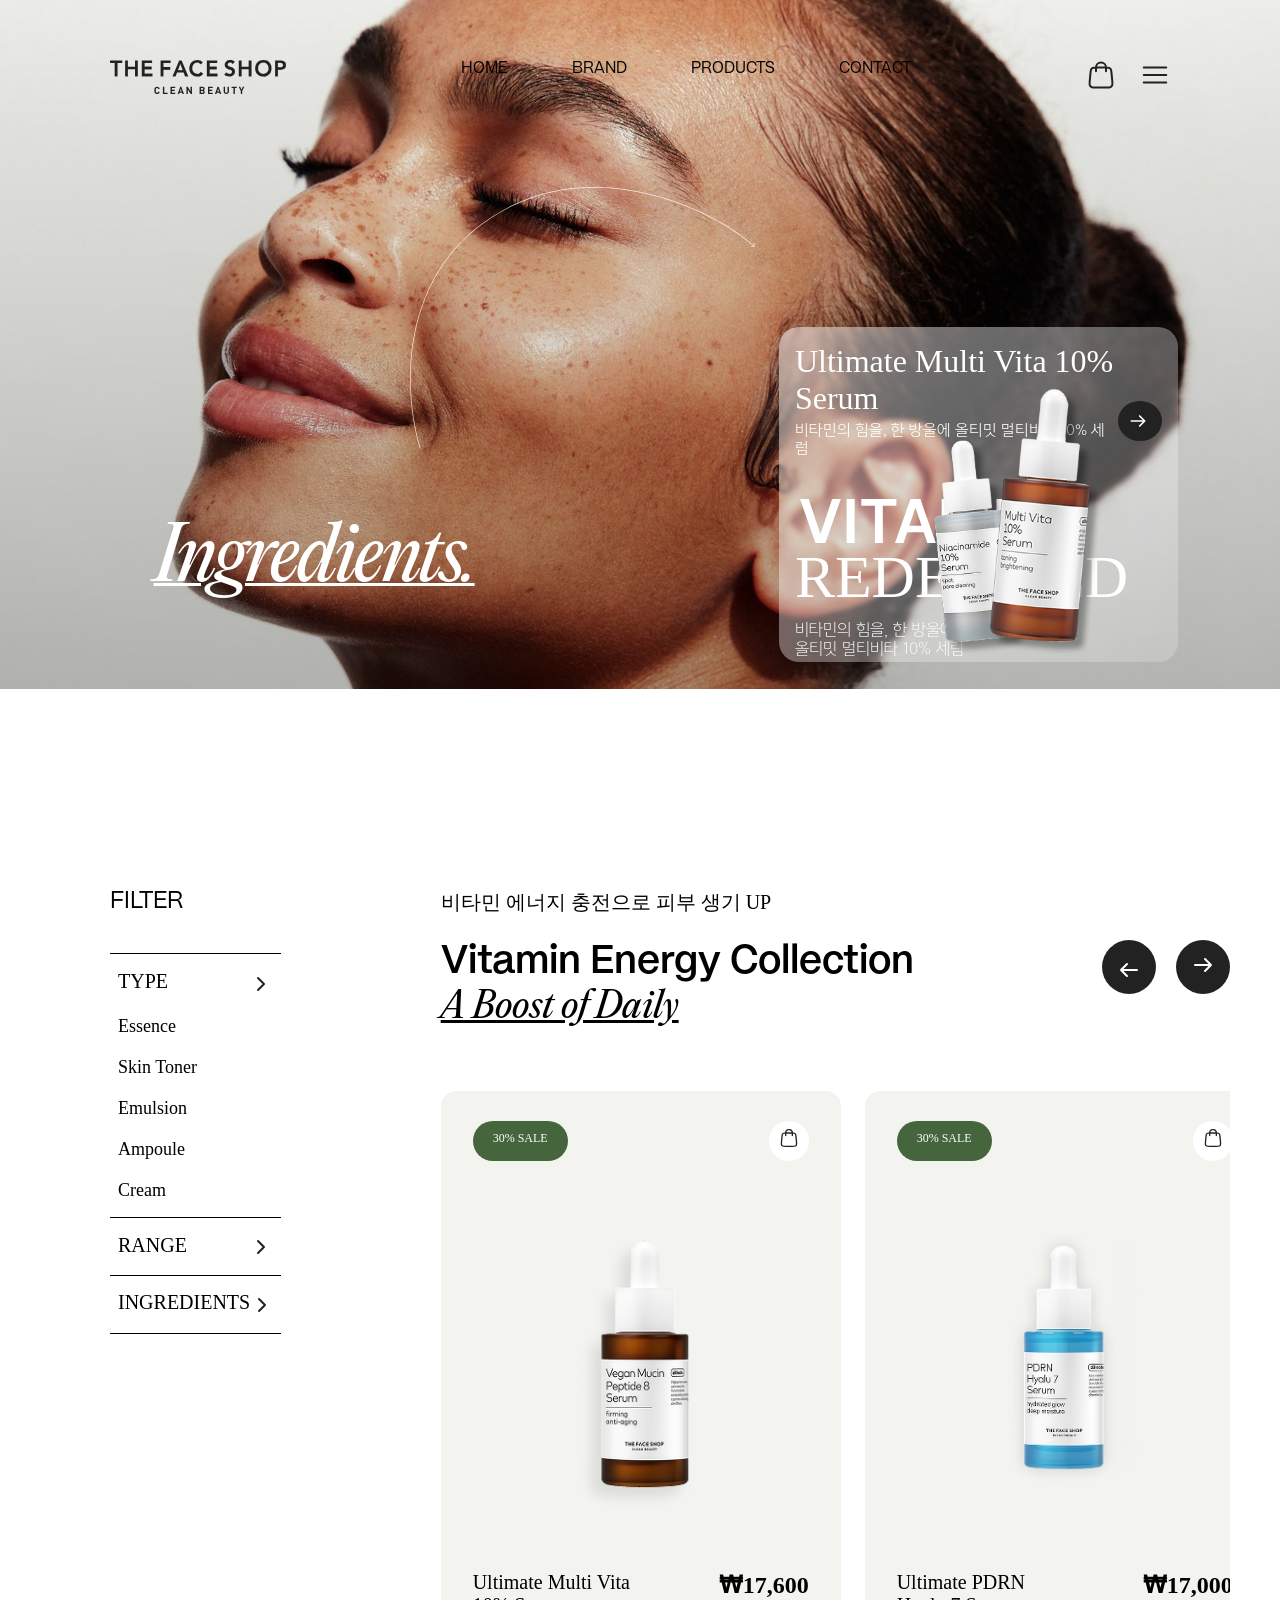
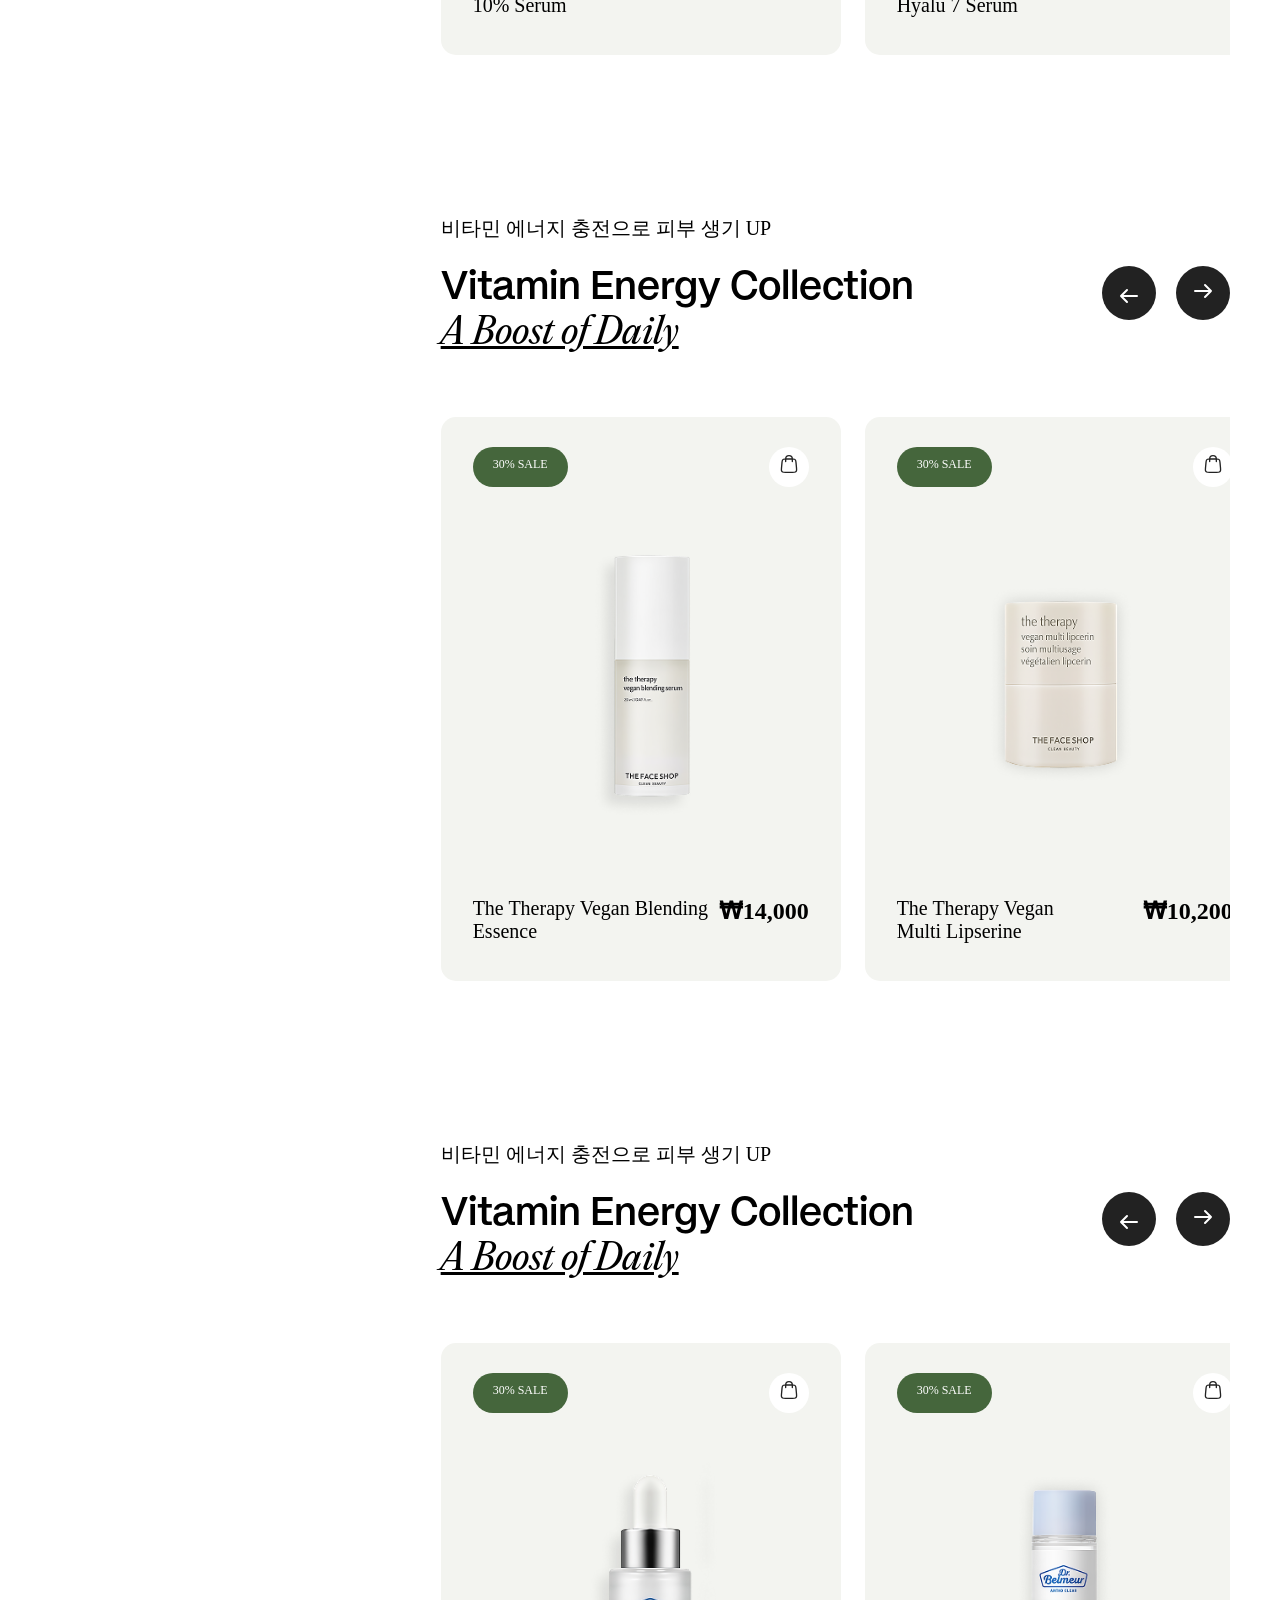
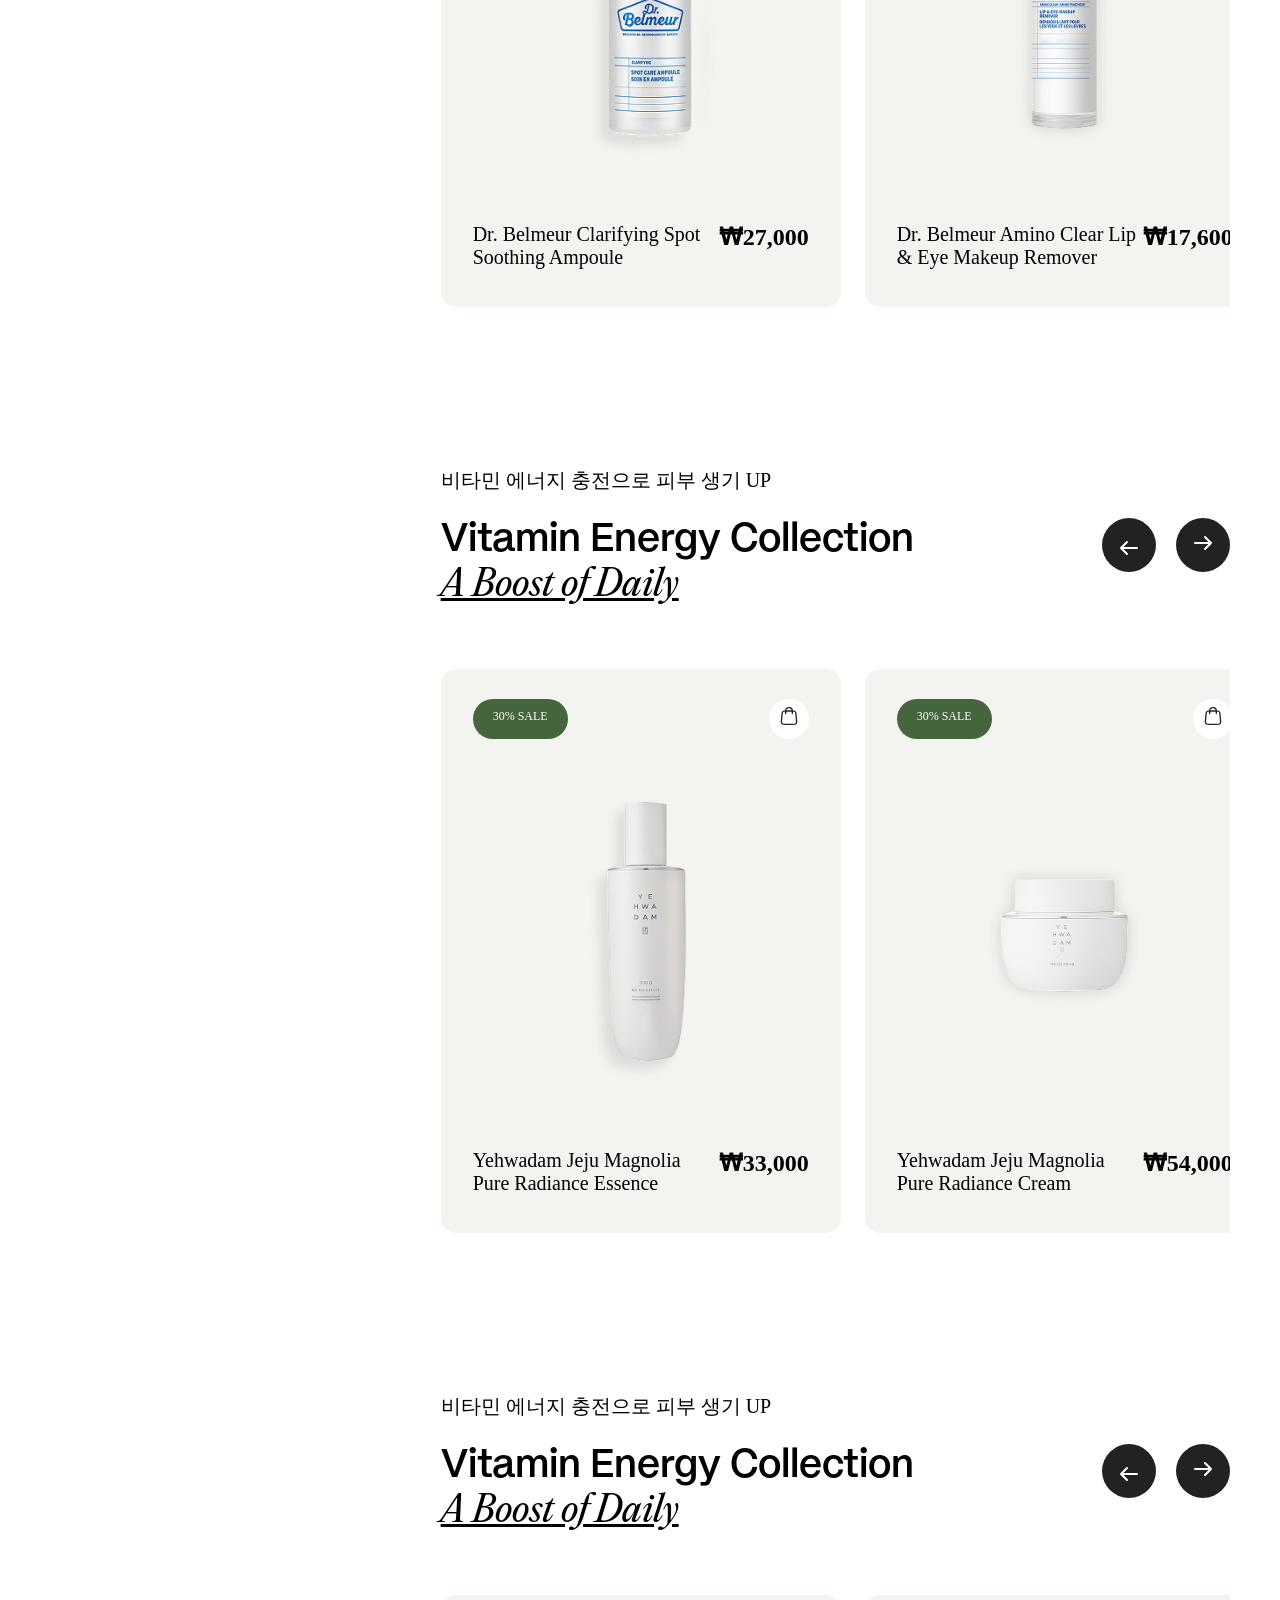
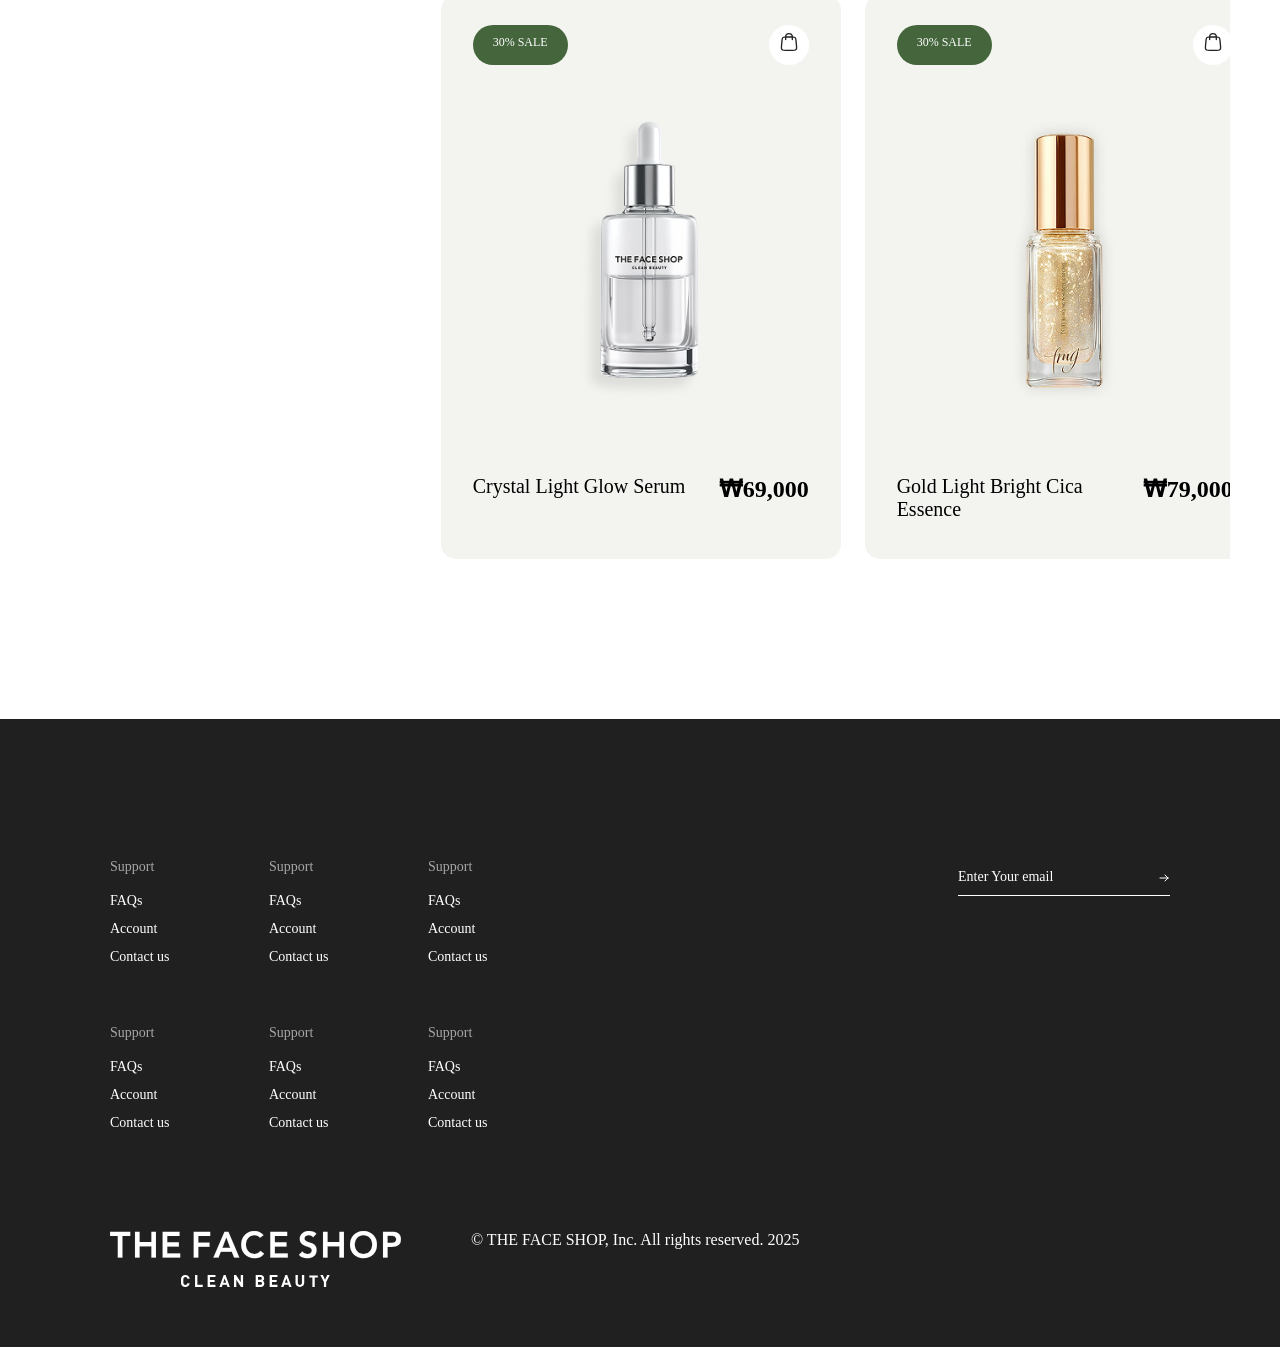
<file: Desktop/git_test_01/Productlist/sub_2.html>
<!DOCTYPE html>
<html lang="en">
<head>
    <meta charset="UTF-8">
    <meta name="viewport" content="width=device-width, initial-scale=1.0">
    <title>Document</title>
    <link rel="stylesheet" href="css/sub_2.css">
    <link rel="stylesheet" href="font/font.css">
    <script src="js/jquery-3.3.1.min.js"></script>
    <link rel="stylesheet" href="https://cdn.jsdelivr.net/npm/swiper@11/swiper-bundle.min.css" />
    
</head>
<body>
    <div class="wrap">
        <header>
            <a href="#" class="logo"><img src="img/logo.svg" alt=""></a>
            <ul class="nav en">
                <li><a href="#">HOME</a></li>
                <li><a href="#">BRAND</a></li>
                <li><a href="#">PRODUCTS</a></li>
                <li><a href="#">CONTACT</a></li>
            </ul>
            <ul class="menu-icon">
                <li><a href="#"><p class="img"><img src="img/shopping-bag-01.svg" alt=""></p></a></li>
                <li><a href="#"><p class="img"><img src="img/menu-01.svg" alt=""></p></a></li>
            </ul>
        </header>


        <!-- hero -->
        <section class="hero">
            <div class="inner">
        <div class="visual">
                <p class="visual-img"><img src="img/sub_img01.png" alt=""></p>
                <p class="en_s">Ingredients.</p>
                <p class="line-img"><img src="img/hero-line.svg" alt=""></p>
                <div class="card">
                    <div class="title">
                        <h3 class="name">Ultimate Multi Vita 10% Serum <span class="txt">비타민의 힘을, 한 방울에 올티밋 멀티비타 10% 세럼</span></h3>
                        <a href="#" class="btn"><img src="img/arrow.svg" alt=""></a>
                    </div>
                    <div class="text-box">
                        <p class="text-img"><img src="img/hero-card.svg" alt=""></p>
                        <p class="text">redefined</p>
                    </div>
                    <p class="txt">비타민의 힘을, 한 방울에 <br>올티밋 멀티비타 10% 세럼</p>
                    <p class="img"><img src="img/hero-card-img.png" alt=""></p>
                </div>
            </div>
            </div>
        </section>




        <!-- 모바일 390 hero -->
        <section class="mobile">
            <div class="inner">
        <div class="visual">
                <p class="visual-img"><img src="img/sub_img01.png" alt=""></p>
                <p class="en_s">Ingredients.</p>
                <p class="line-img"><img src="img/hero-line.svg" alt=""></p>
                <div class="card">
                    <div class="title">
                        <h3 class="name">Ultimate Multi Vita <br> 10% Serum <span class="txt">비타민의 힘을, 한 방울에<br> 올티밋 멀티비타 10% 세럼</span></h3>
                        <a href="#" class="btn"><img src="img/arrow.svg" alt=""></a>
                    </div>
                    <div class="text-box">
                        <p class="text-img"><img src="img/hero-card.svg" alt=""></p>
                        <p class="text">redefined</p>
                    </div>
                    <p class="txt">비타민의 힘을, 한 방울에 <br>올티밋 멀티비타 10% 세럼</p>
                    <p class="img"><img src="img/hero-card-img.png" alt=""></p>
                </div>
            </div>
            </div>
        </section>




        <!-- 모바일 768 Type -->
        <section class="type">
            <div class="inner">
                <div class="top">
                    <h2>TYPE</h2>
                </div>
                <div class="dottom">
                    <ul class="type-list">
                        <li>All</li>
                        <li>Essence</li>
                        <li>Skin Toner</li>
                        <li>Emulsion</li>
                        <li>Ampoule</li>
                        <li>Cream</li>
                    </ul>
                    <div class="filter-list">
                        <a href="">
                            <p class="en">filter</p>
                            <p class="img"><img src="img/arrow_2.svg" alt=""></p>
                        </a>
                    <ul class="list">
                    <li>
                        <a href="#">
                            <p class="txt">RANGE</p>
                        </a>
                    </li>
                    <li>
                        <a href="#">
                            <p class="txt">INGRDIENTS</p>
                        </a>
                    </li>
                    </div>
                </div>
        </section>


        <!-- filer -->
        <section class="itam">
            <div class="inner">
            <div class="filter">
                <div class="title">
                    <a href="#">
                    <p class="en">filter</p>
                    </a>
                </div>
                <div class="filter-group">
                    <div class="name-box">
                        <a href="#">
                            <p class="name">TYPE</p>
                            <p class="img"><img src="img/arrow_2.svg" alt=""></p>
                        </a>
                    </div>
                <ul class="list">
                    <li>
                        <a href="#">
                            <p class="txt">Essence</p>
                        </a>
                    </li>
                    <li>
                        <a href="#">
                            <p class="txt">Skin Toner</p>
                        </a>
                    </li>
                    <li>
                        <a href="#">
                            <p class="txt">Emulsion</p>
                        </a>
                    </li>
                    <li>
                        <a href="#">
                            <p class="txt">Ampoule</p>
                        </a>
                    </li>
                    <li>
                        <a href="#">
                            <p class="txt">Cream</p>
                        </a>
                    </li>
                </ul>
                </div>
                <ul class="Category">
                    <li>
                        <a href="#">
                            <p class="name">RANGE</p>
                            <p class="img"><img src="img/arrow_2.svg" alt=""></p>
                        </a>
                    </li>
                    <li>
                        <a href="#">
                            <p class="name">INGREDIENTS</p>
                            <p class="img"><img src="img/arrow_2.svg" alt=""></p>
                        </a>
                    </li>
                </ul>
            </div>

            <div class="products">
                <div class="product-list">
                    <div class="top-box">
                        <p class="text">비타민 에너지 충전으로 피부 생기 UP</p>
                        <div class="title-box">
                            <div class="left">
                                <p class="title en">Vitamin Energy Collection</p>
                                <p class="sub en_s">A Boost of Daily</p>
                            </div>
                            <div class="right">
                                <p class="img"><img src="img/arrow.svg" alt=""></p>
                                <p class="img"><img src="img/arrow.svg" alt=""></p>
                            </div>
                        </div>
                    </div>
                    <!-- swiper -->
                    <div class="swiper shop-swiper">
                        <div class="swiper-wrapper">
                            <!-- slide 1 -->
                            <div class="swiper-slide">
                                <a href="../produtpage/sub-3/sub_3.html">
                                    <div class="top">
                                        <p class="badge">30% SALE</p>
                                        <p class="icon">
                                            <img src="img/shopping-bag-01.svg" alt="">
                                        </p>
                                    </div>
                                    <p class="img"><img src="img/product_01.png" alt=""></p>
                                    <div class="bottom">
                                        <h4 class="name">Ultimate Multi Vita <br>10% Serum</h4>
                                        <p class="price">₩17,600</p>
                                    </div>
                                </a>
                            </div>

                            <!-- slide 2 -->
                            <div class="swiper-slide">
                                <a href="#">
                                    <div class="top">
                                        <p class="badge">30% SALE</p>
                                        <p class="icon">
                                            <img src="img/shopping-bag-01.svg" alt="">
                                        </p>
                                    </div>
                                    <p class="img"><img src="img/product_02.png" alt=""></p>
                                    <div class="bottom">
                                        <h4 class="name">Ultimate PDRN <br>Hyalu 7 Serum</h4>
                                        <p class="price">₩17,000</p>
                                    </div>
                                </a>
                            </div>

                            <!-- slide 3 -->
                            <div class="swiper-slide">
                                <a href="#">
                                    <div class="top">
                                        <p class="badge">30% SALE</p>
                                        <p class="icon">
                                            <img src="img/shopping-bag-01.svg" alt="">
                                        </p>
                                    </div>
                                    <p class="img"><img src="img/product_03.png" alt=""></p>
                                    <div class="bottom">
                                        <h4 class="name">Ultimate Panthenol <br> 1% Serum</h4>
                                        <p class="price">₩15,000</p>
                                    </div>
                                </a>
                            </div>

                            <!-- slide 4 -->
                            <div class="swiper-slide">
                                <a href="#">
                                    <div class="top">
                                        <p class="badge">30% SALE</p>
                                        <p class="icon">
                                            <img src="img/shopping-bag-01.svg" alt="">
                                        </p>
                                    </div>
                                    <p class="img"><img src="img/product_04.png" alt=""></p>
                                    <div class="bottom">
                                        <h4 class="name">Ultimate Panthenol 2.5% Cream</h4>
                                        <p class="price">₩18,000</p>
                                    </div>
                                </a>
                            </div>
                        </div>
                    </div>
                </div>
                
                <div class="product-list">
                    <div class="top-box">
                        <p class="text">비타민 에너지 충전으로 피부 생기 UP</p>
                        <div class="title-box">
                            <div class="left">
                                <p class="title en">Vitamin Energy Collection</p>
                                <p class="sub en_s">A Boost of Daily</p>
                            </div>
                            <div class="right">
                                <p class="img"><img src="img/arrow.svg" alt=""></p>
                                <p class="img"><img src="img/arrow.svg" alt=""></p>
                            </div>
                        </div>
                    </div>
                    <!-- swiper -->
                    <div class="swiper shop-swiper">
                        <div class="swiper-wrapper">
                            <!-- slide 1 -->
                            <div class="swiper-slide">
                                <a href="#">
                                    <div class="top">
                                        <p class="badge">30% SALE</p>
                                        <p class="icon">
                                            <img src="img/shopping-bag-01.svg" alt="">
                                        </p>
                                    </div>
                                    <p class="img"><img src="img/product_05.png" alt=""></p>
                                    <div class="bottom">
                                        <h4 class="name">The Therapy Vegan Blending Essence</h4>
                                        <p class="price">₩14,000</p>
                                    </div>
                                </a>
                            </div>

                            <!-- slide 2 -->
                            <div class="swiper-slide">
                                <a href="#">
                                    <div class="top">
                                        <p class="badge">30% SALE</p>
                                        <p class="icon">
                                            <img src="img/shopping-bag-01.svg" alt="">
                                        </p>
                                    </div>
                                    <p class="img"><img src="img/product_06.png" alt=""></p>
                                    <div class="bottom">
                                        <h4 class="name">The Therapy Vegan<br> Multi Lipserine</h4>
                                        <p class="price">₩10,200</p>
                                    </div>
                                </a>
                            </div>

                            <!-- slide 3 -->
                            <div class="swiper-slide">
                                <a href="#">
                                    <div class="top">
                                        <p class="badge">30% SALE</p>
                                        <p class="icon">
                                            <img src="img/shopping-bag-01.svg" alt="">
                                        </p>
                                    </div>
                                    <p class="img"><img src="img/product_07.png" alt=""></p>
                                    <div class="bottom">
                                        <h4 class="name">The Therapy Vegan Moisture Sun Serum</h4>
                                        <p class="price">₩22,000</p>
                                    </div>
                                </a>
                            </div>

                            <!-- slide 4 -->
                            <div class="swiper-slide">
                                <a href="#">
                                    <div class="top">
                                        <p class="badge">30% SALE</p>
                                        <p class="icon">
                                            <img src="img/shopping-bag-01.svg" alt="">
                                        </p>
                                    </div>
                                    <p class="img"><img src="img/product_08.png" alt=""></p>
                                    <div class="bottom">
                                        <h4 class="name">The Therapy Vegan Moisture Blending Cream</h4>
                                        <p class="price">₩38,000</p>
                                    </div>
                                </a>
                            </div>
                        </div>
                    </div>
                </div>

                <div class="product-list">
                    <div class="top-box">
                        <p class="text">비타민 에너지 충전으로 피부 생기 UP</p>
                        <div class="title-box">
                            <div class="left">
                                <p class="title en">Vitamin Energy Collection</p>
                                <p class="sub en_s">A Boost of Daily</p>
                            </div>
                            <div class="right">
                                <p class="img"><img src="img/arrow.svg" alt=""></p>
                                <p class="img"><img src="img/arrow.svg" alt=""></p>
                            </div>
                        </div>
                    </div>
                    <!-- swiper -->
                    <div class="swiper shop-swiper">
                        <div class="swiper-wrapper">
                            <!-- slide 1 -->
                            <div class="swiper-slide">
                                <a href="#">
                                    <div class="top">
                                        <p class="badge">30% SALE</p>
                                        <p class="icon"><img src="img/shopping-bag-01.svg" alt=""></p>
                                    </div>
                                    <p class="img"><img src="img/product_09.png" alt=""></p>
                                    <div class="bottom">
                                        <h4 class="name">Dr. Belmeur Clarifying Spot Soothing Ampoule</h4>
                                        <p class="price">₩27,000</p>
                                    </div>
                                </a>
                            </div>

                            <!-- slide 2 -->
                            <div class="swiper-slide">
                                <a href="#">
                                    <div class="top">
                                        <p class="badge">30% SALE</p>
                                        <p class="icon">
                                            <img src="img/shopping-bag-01.svg" alt="">
                                        </p>
                                    </div>
                                    <p class="img"><img src="img/product_10.png" alt=""></p>
                                    <div class="bottom">
                                        <h4 class="name">Dr. Belmeur Amino Clear Lip & Eye Makeup Remover</h4>
                                        <p class="price">₩17,600</p>
                                    </div>
                                </a>
                            </div>

                            <!-- slide 3 -->
                            <div class="swiper-slide">
                                <a href="#">
                                    <div class="top">
                                        <p class="badge">30% SALE</p>
                                        <p class="icon">
                                            <img src="img/shopping-bag-01.svg" alt="">
                                        </p>
                                    </div>
                                    <p class="img"><img src="img/product_11.png" alt=""></p>
                                    <div class="bottom">
                                        <h4 class="name">Dr. Belmeur Daily<br>
                                            Repair Toner</h4>
                                        <p class="price">₩19,000</p>
                                    </div>
                                </a>
                            </div>

                            <!-- slide 4 -->
                            <div class="swiper-slide">
                                <a href="#">
                                    <div class="top">
                                        <p class="badge">30% SALE</p>
                                        <p class="icon">
                                            <img src="img/shopping-bag-01.svg" alt="">
                                        </p>
                                    </div>
                                    <p class="img"><img src="img/product_12.png" alt=""></p>
                                    <div class="bottom">
                                        <h4 class="name">Dr. Belmeur Advanced<br>Cica Moisture Cream</h4>
                                        <p class="price">₩34,000</p>
                                    </div>
                                </a>
                            </div>
                        </div>
                    </div>
                </div>

                <div class="product-list">
                    <div class="top-box">
                        <p class="text">비타민 에너지 충전으로 피부 생기 UP</p>
                        <div class="title-box">
                            <div class="left">
                                <p class="title en">Vitamin Energy Collection</p>
                                <p class="sub en_s">A Boost of Daily</p>
                            </div>
                            <div class="right">
                                <p class="img"><img src="img/arrow.svg" alt=""></p>
                                <p class="img"><img src="img/arrow.svg" alt=""></p>
                            </div>
                        </div>
                    </div>
                    <!-- swiper -->
                    <div class="swiper shop-swiper">
                        <div class="swiper-wrapper">
                            <!-- slide 1 -->
                            <div class="swiper-slide">
                                <a href="#">
                                    <div class="top">
                                        <p class="badge">30% SALE</p>
                                        <p class="icon">
                                            <img src="img/shopping-bag-01.svg" alt="">
                                        </p>
                                    </div>
                                    <p class="img"><img src="img/product_13.png" alt=""></p>
                                    <div class="bottom">
                                        <h4 class="name">Yehwadam Jeju Magnolia Pure Radiance Essence</h4>
                                        <p class="price">₩33,000</p>
                                    </div>
                                </a>
                            </div>

                            <!-- slide 2 -->
                            <div class="swiper-slide">
                                <a href="#">
                                    <div class="top">
                                        <p class="badge">30% SALE</p>
                                        <p class="icon">
                                            <img src="img/shopping-bag-01.svg" alt="">
                                        </p>
                                    </div>
                                    <p class="img"><img src="img/product_14.png" alt=""></p>
                                    <div class="bottom">
                                        <h4 class="name">Yehwadam Jeju Magnolia Pure Radiance Cream</h4>
                                        <p class="price">₩54,000</p>
                                    </div>
                                </a>
                            </div>
                        </div>
                    </div>
                </div>

                <div class="product-list">
                    <div class="top-box">
                        <p class="text">비타민 에너지 충전으로 피부 생기 UP</p>
                        <div class="title-box">
                            <div class="left">
                                <p class="title en">Vitamin Energy Collection</p>
                                <p class="sub en_s">A Boost of Daily</p>
                            </div>
                            <div class="right">
                                <p class="img"><img src="img/arrow.svg" alt=""></p>
                                <p class="img"><img src="img/arrow.svg" alt=""></p>
                            </div>
                        </div>
                    </div>
                    <!-- swiper -->
                    <div class="swiper shop-swiper">
                        <div class="swiper-wrapper">
                            <!-- slide 1 -->
                            <div class="swiper-slide">
                                <a href="#">
                                    <div class="top">
                                        <p class="badge">30% SALE</p>
                                        <p class="icon">
                                            <img src="img/shopping-bag-01.svg" alt="">
                                        </p>
                                    </div>
                                    <p class="img"><img src="img/product_15.png" alt=""></p>
                                    <div class="bottom">
                                        <h4 class="name">Crystal Light Glow Serum</h4>
                                        <p class="price">₩69,000</p>
                                    </div>
                                </a>
                            </div>

                            <!-- slide 2 -->
                            <div class="swiper-slide">
                                <a href="#">
                                    <div class="top">
                                        <p class="badge">30% SALE</p>
                                        <p class="icon">
                                            <img src="img/shopping-bag-01.svg" alt="">
                                        </p>
                                    </div>
                                    <p class="img"><img src="img/product_16.png" alt=""></p>
                                    <div class="bottom">
                                        <h4 class="name">Gold Light Bright Cica Essence</h4>
                                        <p class="price">₩79,000</p>
                                    </div>
                                </a>
                            </div>
                        </div>
                    </div>
                </div>
            </div>
            </div>
        </section>

        <footer>
            <div class="inner">
                <div class="top-box">
                    <div class="left-box">
                            <ul>
                                <li class="tit">Support</li>
                                <li>
                                    <a href="#">FAQs</a>
                                </li>
                                <li>
                                    <a href="#">Account</a>
                                </li>
                                <li>
                                    <a href="#">Contact us</a>
                                </li>
                            </ul>

                            <ul>
                                <li class="tit">Support</li>
                                <li>
                                    <a href="#">FAQs</a>
                                </li>
                                <li>
                                    <a href="#">Account</a>
                                </li>
                                <li>
                                    <a href="#">Contact us</a>
                                </li>
                            </ul>

                            <ul>
                                <li class="tit">Support</li>
                                <li>
                                    <a href="#">FAQs</a>
                                </li>
                                <li>
                                    <a href="#">Account</a>
                                </li>
                                <li>
                                    <a href="#">Contact us</a>
                                </li>
                            </ul>

                            <ul>
                                <li class="tit">Support</li>
                                <li>
                                    <a href="#">FAQs</a>
                                </li>
                                <li>
                                    <a href="#">Account</a>
                                </li>
                                <li>
                                    <a href="#">Contact us</a>
                                </li>
                            </ul>

                            <ul>
                                <li class="tit">Support</li>
                                <li>
                                    <a href="#">FAQs</a>
                                </li>
                                <li>
                                    <a href="#">Account</a>
                                </li>
                                <li>
                                    <a href="#">Contact us</a>
                                </li>
                            </ul>

                            <ul>
                                <li class="tit">Support</li>
                                <li>
                                    <a href="#">FAQs</a>
                                </li>
                                <li>
                                    <a href="#">Account</a>
                                </li>
                                <li>
                                    <a href="#">Contact us</a>
                                </li>
                            </ul>
                    </div>
                    <div class="right-box">
                        <ul>
                            <li>Enter Your email</li>
                            <li><img src="img/arrow.svg" alt=""></li>
                        </ul>
                    </div>
                </div>
                <div class="bottom-box">
                    <p class="logo"><img src="img/logo_2.svg" alt=""></p>
                    <p class="text">© THE FACE SHOP, Inc. All rights reserved. 2025</p>
                </div>
            </div>
        </footer>
        <a href="#" class="floating">
            <img src="img/arrow.svg" alt="">
        </a>
    </div>



    <script src="https://cdn.jsdelivr.net/npm/swiper@11/swiper-bundle.min.js"></script>
    <script src="js/script.js"></script>
</body>
</html>
</file>
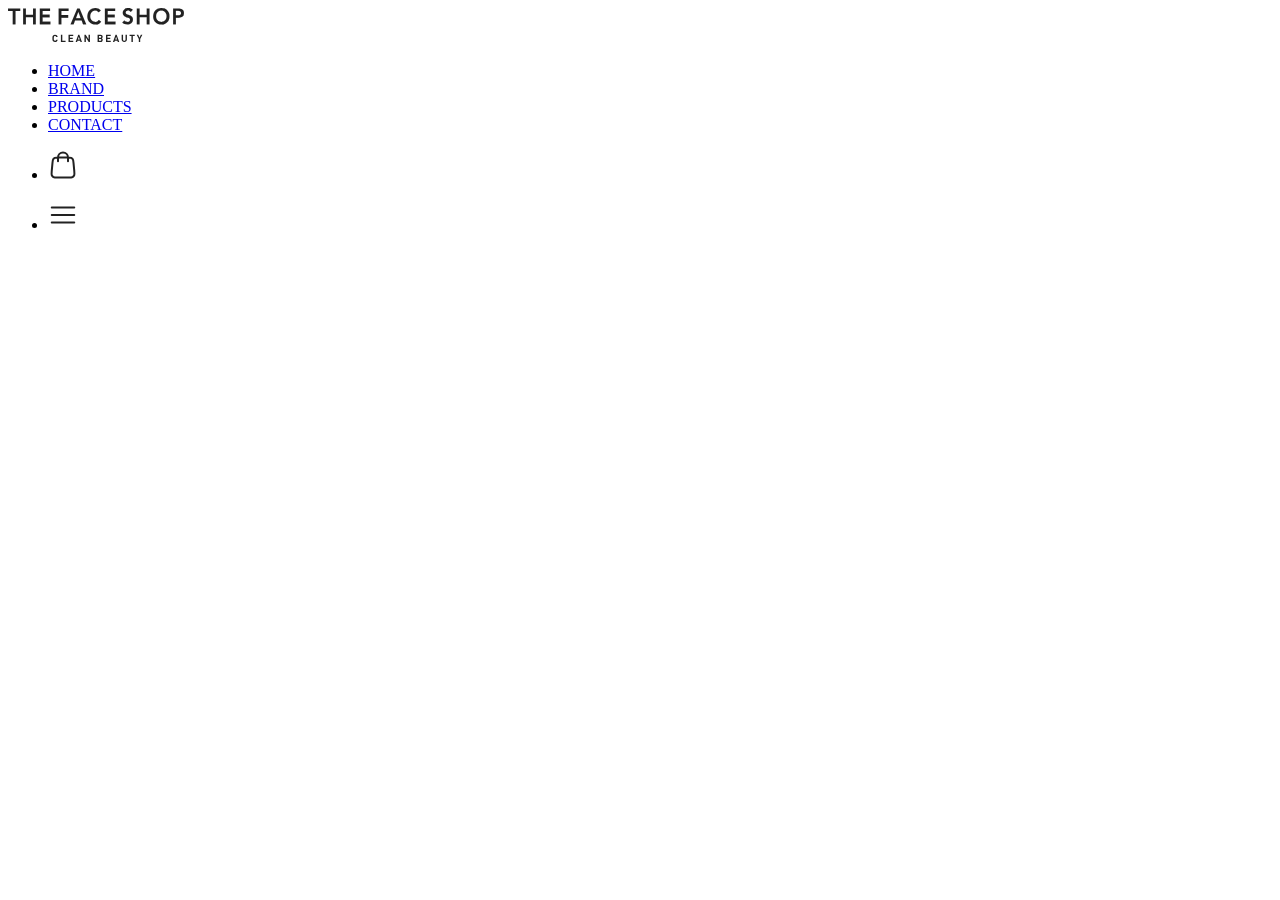
<file: Desktop/git_test_01/produtpage/서브_상세페이지/sub_2.html>
<!DOCTYPE html>
<html lang="en">
<head>
    <meta charset="UTF-8">
    <meta name="viewport" content="width=device-width, initial-scale=1.0">
    <title>Document</title>
</head>
<body>
    <header>
            <a href="#" class="logo"><img src="img/logo.svg" alt=""></a>
            <ul class="nav en">
                <li><a href="#">HOME</a></li>
                <li><a href="#">BRAND</a></li>
                <li><a href="#">PRODUCTS</a></li>
                <li><a href="#">CONTACT</a></li>
            </ul>
            <ul class="menu-icon">
                <li><a href="#"><p class="img"><img src="img/shopping-bag-01.svg" alt=""></p></a></li>
                <li><a href="#"><p class="img"><img src="img/menu-01.svg" alt=""></p></a></li>
            </ul>
        </header>
</body>
</html>
</file>
<file: Desktop/git_test_01/Productlist/css/sub_2.css>
@charset "utf-8";
/* reset */
* {margin: 0;padding: 0; box-sizing: border-box;}
html, body, div, span, applet, object, iframe, h1, h2, h3, h4, h5, h6, p, blockquote, pre, a, abbr, acronym, address, big, cite, code, del, dfn, em, font, img, ins, kbd, q, s, samp, small, strike, strong, sub, sup, tt, var, b, u, i, center, dl, dt, dd, ol, ul, li, fieldset, form, label, legend, table, tbody, tfoot, thead, tr, th, td{margin:0;padding:0;}
h1, h2, h3, h4, h5, h6 {font-weight: 700; font-size: inherit;}
a {color: inherit; text-decoration: inherit;}
img {vertical-align: middle;}
a img {border: none;}
li {list-style: none;}
address, em, i {font-style: normal;}
a:focus {outline: none}
button:focus {outline: none}


.wrap{position: relative; box-sizing: border-box;  margin: 0 auto;  width: 100%; }

.en{font-family: 'PPMori',sans-serif; font-style: normal;}
.en_s{font-family: 'PPEditorialNew',serif; font-style: normal;}

/* header */
header{width: 100%; padding: 60px 110px 20px; position: fixed; top: 0;left: 0; z-index: 100; display: flex; justify-content: space-between;}
header .logo{display: inline-block;}
header p.img{width: 100%;}
header p.img img{width: 100%;}
header ul.nav{display: flex; gap: 64px; font-size: 16px; font-weight: 500;}
header ul.nav li a{display: block; width: 100%;height: 100%;}
header ul.menu-icon{display: flex; gap: 24px;}
header ul.menu-icon li a{display: block; width: 100%;height: 100%;}

.mobile {display: none;}
.hero .visual {display:block;}

.hero .visual{position: relative; display: block;}
.hero .visual .txt{font-family: 'Yoon Gothic', sans-serif;}

.hero .visual .visual-img{width: 100%; position: relative;}
.hero .visual .visual-img::before{content: '';background: linear-gradient(to top, rgba(0,0,0,0.25), rgba(0,0,0,0)); width: 100%;height: 100%;left: 0;bottom: 0; position: absolute;}
.hero .visual .visual-img img{width: 100%;}
.hero .visual .en_s{font-size: clamp(3rem, 5.73vw, 6.875rem); font-weight: 400;letter-spacing: -3px; text-decoration: underline 3px; font-style: italic; position: absolute; left: 12%; bottom: 12%; z-index: 2; color: #fff;}


.hero .visual .card{position: absolute; right: 8%; bottom: 4%; background: linear-gradient( 135deg, rgba(255,255,255,0.5),rgba(255,255,255,0.2));padding: 16px 16px; color: #fff; border-radius: 20px; width: 31.15%; height: 48.59%; backdrop-filter: blur(2px); overflow: hidden;}

.hero .visual .card .title{display: flex;justify-content: space-between; align-items: center; }
.hero .visual .card .title h3.name{font-size: clamp(2rem, 1.67vw, 2rem); margin-bottom: 42px; font-weight: 400; font-family: 'PP Mori';}
.hero .visual .card .title h3.name span.txt{display: block; font-size: clamp(0.94rem, 0.9375vw, 1.125rem); padding-top: 4px; font-weight: 500;}
.hero .visual .card .title a.btn{display: block; width: 50px;height: 50%;background: #222; border-radius: 100%; padding: 10px; text-align: center; align-items: center;}
.hero .visual .card .title a.btn img{width: 20px; height: 20px;display: flex; align-items: center;}
.hero .visual .card .text-box{margin-bottom: 8px;}
.hero .visual .card .text-box p.text{font-size: 60px; text-transform: uppercase;}
.hero .visual .card p.text{font-size: 16px;}
.hero .visual .card p.img{position: absolute; left: 50%; transform: translateX(-50%);  right: 76px; bottom: -24px;}
.hero .visual .card p.img img{ width: 200%;}
.hero .visual .line-img img{position: absolute; width: 27%; left:32%; bottom: 35%;}


/* filter */

.itam{ padding: 200px 110px 160px; gap: 160px; width: 100%;position: relative;}
.itam .inner{display: flex;gap: 160px;}
.filter{width: 16.1%; }
.filter .title{font-size: 24px; text-transform: uppercase; font-weight: 500; padding-bottom: 38px;}
.filter .title a{display: block; width: 100%;height: 100%;}
.filter .filter-group .name-box a {display: flex; justify-content: space-between; padding: 16px  8px 20px; border-top: 1px solid #000; font-size: 20px;}
.filter ul.list{display: flex; flex-wrap: wrap; gap: 20px; padding-bottom: 16px;}
.filter ul.list li{width: 100%;}
.filter ul.list li a{display: block; width: 100%;height: 100%;padding: 0 8px; font-size: 18px;}

.filter .Category {display: flex; flex-wrap:wrap; font-size: 20px; font-weight: 500; border-top: 1px solid #000;border-bottom: 1px solid #000; position: relative;}
.filter .Category::before{content: '';left: 0; top: 50%; width: 100%;height: 1px; background: #000; position: absolute;}
.filter .Category li{width: 100%;}

.filter .Category li a{display: flex; padding:16px 8px; width: 100%; justify-content: space-between;}



/* type */
.type {width: 100%; padding: 76px 20px; display: none;}



/* product */

.products{width: 74.5%; display: flex; flex-wrap: wrap; gap: 160px;}
.product-list{width: 100%;box-sizing: border-box; overflow: visible;}
.products .top-box{width: 100%;}
.products .top-box p.text{font-size: 20px; padding-bottom: 24px;}
.products .title-box{display: flex;justify-content: space-between; margin-bottom: 60px;}
.products .title-box .left p.title{font-size: 40px; font-weight: 600;}
.products .title-box .left p.sub{font-size: 36px; font-style: italic; text-decoration: underline;}
.products .title-box .right{display: flex; gap: 20px;}
.products .title-box .right p.img{width: 54px;height: 54px;background: #222; text-align: center; line-height: 46px; border-radius: 50%;}
.products .title-box .right p.img:nth-child(1){transform: rotate(180deg);}
.products .title-box .right p.img img{width: 24px;}


/* 슬라이드 */
.products .shop-swiper .swiper-slide {background: #f3f4f0; width: 400px;height: 564px; border-radius: 15px;overflow: visible;}
.products .shop-swiper a{display: block; width: 100%;height: 100%; padding: 30px 32px; }
.products .shop-swiper .top{display: flex; justify-content: space-between; margin-bottom: 40px;}
.products .shop-swiper .top p.badge{font-size: 12px; padding: 10px 20px; background: #45663C; color: #fff; border-radius: 100px;}
.products .shop-swiper .top p.icon{width: 40px;height: 40px;background: #fff; border-radius: 50%; text-align: center; line-height: 30px;}
.products .shop-swiper .top p.icon img{width: 20px;height: 20px;}
.products .shop-swiper p.img {margin: 0 auto; width: 220px;height: 330px;margin-bottom: 40px;}
.products .shop-swiper p.img img{width: 100%;}
.products .shop-swiper .bottom{display: flex; justify-content: space-between;}
.products .shop-swiper .bottom h4.name{font-size: 20px; font-weight: 400;}
.products .shop-swiper .bottom p.price{font-size: 24px; font-weight: 600;}


/* footer */
footer{color: #fff; background: #202020;}
footer .inner{padding: 140px 110px 60px;}
footer .top-box{display: flex; justify-content: space-between;margin-bottom: 100px;}
footer .top-box .left-box{display: flex;width: 50%; flex-wrap: wrap; row-gap: 60px;}
footer .top-box .left-box ul{width: 30%;}
footer .top-box .left-box ul li{font-size: 14px; margin-bottom: 12px;}
footer .top-box .left-box ul li:last-child{margin-bottom: 0;}
footer .top-box .left-box ul li.tit{color: rgba(255,255,255,0.6);margin-bottom: 18px;}
footer .top-box .right-box{display:block; width: 20%; padding: ;}
footer .top-box .right-box ul{display: flex;justify-content: space-between; border-bottom: 1px solid #fff;}
footer .top-box .right-box li{font-size: 14px; padding: 10px 0; }
footer .top-box .right-box li img{width: 12px;height: 12px;}
footer .bottom-box{display: flex; gap: 70px;}
footer .bottom-box p.logo{color: #fff;}


.floating {display: block; padding: 14px; position: fixed; right: 6%; bottom: 5%; background: #fff; border-radius: 50%;}
.floating img{width: 42px;height: 42px; color: #222;}







/* 태블릿모드 1024 */
@media screen and (max-width:1024px){
    .wrap{position: relative; box-sizing: border-box;  margin: 0 auto;  width: 100%; }

.en{font-family: 'PPMori',sans-serif; font-style: normal;}
.en_s{font-family: 'PPEditorialNew',serif; font-style: normal;}

/* header */
header{width: 100%; padding: 5.86% 10.74% 1.95%; position: fixed; top: 0;left: 0; z-index: 100; display: flex;justify-content: space-between;}
header .logo{display: inline-block;}
header p.img{width: 100%;}
header p.img img{width: 100%;}
header ul.nav{display: flex; gap: 6.25%; font-size: 16px; font-weight: 500;}
header ul.nav li a{display: block; width: 100%;height: 100%;}
header ul.menu-icon{display: flex; gap: 2.34%;}
header ul.menu-icon li a{display: block; width: 100%;height: 100%;}

.mobile {display: none;}

.hero .visual{position: relative; display: block;}
.hero .visual .txt{font-family: 'Yoon Gothic', sans-serif;}

.hero .visual .visual-img{width: 100%; position: relative;}
.hero .visual .visual-img::before{content: '';background: linear-gradient(to top, rgba(0,0,0,0.25), rgba(0,0,0,0)); width: 100%;height: 100%;left: 0;bottom: 0; position: absolute;}
.hero .visual .visual-img img{width: 100%;}
.hero .visual .en_s{font-size: 55px; font-weight: 400;letter-spacing: -3px; text-decoration: underline 3px; font-style: italic; position: absolute; left: 12%; bottom: 12%; z-index: 2; color: #fff;}
.hero .visual .line-img img{width: 194px;height: 241px; position: absolute; top: -330px; left: 250px;}
.hero .visual .card{position: absolute; right: 8%; bottom: 4%; background: linear-gradient( 135deg, rgba(255,255,255,0.5),rgba(255,255,255,0.2));padding: 18px 18px; color: #fff; border-radius: 33px;height: 288px; backdrop-filter: blur(2px); overflow: hidden;}

.hero .visual .card .title{display: flex;justify-content: space-between; align-items: center; gap: 18px;}
.hero .visual .card .title h3.name{font-size: 17px; margin-bottom: 22px; font-family: 'PP Mori';}
.hero .visual .card .title h3.name span.txt{display: block; font-size: 10px; padding-top: 2px; font-weight: 50;}
.hero .visual .card .title a.btn{display: block; width: 25px;height: 25px;background: #222; border-radius: 50%; padding: 0px; text-align: center;}
.hero .visual .card .title a.btn img{width: 10px;height: 10px;}
.hero .visual .card .text-box{margin-bottom: 8px;}
.hero .visual .card .text-box p.text-img img{width: 162px; height: 22px;}
.hero .visual .card .text-box p.text{font-size: 30px; text-transform: uppercase;}
.hero .visual .card p.text{font-size: 16px;}
.hero .visual .card p.txt{font-size: 10px;}
.hero .visual .card p.img{position: absolute;right: -44px; bottom: -24px;width: 90%; display: block;}
.hero .visual .line-img{position: absolute; left:12%; bottom: 12%;}


/* filter */

.itam{ padding: 200px 53px 160px; gap: 160px; width: 100%;position: relative;} 
.itam .inner{display: flex;gap: 160px;}
.filter{width: 16.1%; }
.filter .title{font-size: 16px; text-transform: uppercase; font-weight: 500; padding-bottom: 25px;}
.filter .title a{display: block; width: 100%;height: 100%;}
.filter .filter-group .name-box a {display: flex; justify-content: space-between; padding: 10px  8px 14px; border-top: 1px solid #000; font-size: 16px;}
.filter ul.list{display: flex; flex-wrap: wrap; gap: 20px; padding-bottom: 16px;}
.filter ul.list li{width: 100%;}
.filter ul.list li a{display: block; width: 100%;height: 100%;padding: 0 8px; font-size: 14px;}

.filter .Category {display: flex; flex-wrap:wrap; font-size: 16px; font-weight: 500; border-top: 1px solid #000;border-bottom: 1px solid #000; position: relative;}
.filter .Category::before{content: '';left: 0; top: 50%; width: 100%;height: 0.5px; background: #000; position: absolute;}
.filter .Category li{width: 100%;}

.filter .Category li a{display: flex; padding:16px 8px; width: 100%; justify-content: space-between;}

/* type */
.type {width: 100%; padding: 76px 20px; display: none;}



/* product */ 

.products{width: 68%; display: flex; flex-wrap: wrap; gap: 160px;}
.product-list{width: 100%;box-sizing: border-box; overflow: visible;}
.products .top-box{width: 100%;}
.products .top-box p.text{font-size: 14px; padding-bottom: 10px;}
.products .title-box{display: flex; justify-content: space-between; margin-bottom: 45px;}
.products .title-box .left p.title{font-size: 28px; font-weight: 600;}
.products .title-box .left p.sub{font-size: 24px; font-style: italic; text-decoration: underline;}
.products .title-box .right{display: flex; gap: 20px;}
.products .title-box .right p.img{width: 36px;height: 36px;background: #222; text-align: center; line-height: 31px; border-radius: 50%;}
.products .title-box .right p.img:nth-child(1){transform: rotate(180deg);}
.products .title-box .right p.img img{width: 15px;}


/* 슬라이드 */

.products .shop-swiper .swiper-slide {background: #f3f4f0; width: 287px;height: 405px; border-radius: 10px;overflow: visible;}
.products .shop-swiper a{display: block; width: 287px;height: 406px; padding:23px 23px; }
.products .shop-swiper .top{display: flex; justify-content: space-between; margin-bottom: 28px;}
.products .shop-swiper .top p.badge{font-size: 12px; padding: 8px 14px; background: #45663C; color: #fff; border-radius: 100px;}
.products .shop-swiper .top p.icon{width: 28px;height: 28px;background: #fff; border-radius: 70%; text-align: center; line-height: 22px;}
.products .shop-swiper .top p.icon img{width: 14px;height: 14px; align-items: center;}
.products .shop-swiper p.img {margin: 0 auto; width: 157px;height: 225px;margin-bottom: 28px;}
.products .shop-swiper p.img img{width: 100%;}
.products .shop-swiper .bottom{display: flex; justify-content: space-between;}
.products .shop-swiper .bottom h4.name{font-size: 16px; font-weight: 400;}
.products .shop-swiper .bottom p.price{font-size: 17px; font-weight: 600;}


/* footer */
footer{color: #fff; background: #202020;}
footer .inner{padding: 56px 52px 53px;}
footer .top-box{display: flex; justify-content: space-between;margin-bottom: 100px;}
footer .top-box .left-box{display: flex;width: 50%; flex-wrap: wrap; row-gap: 60px;}
footer .top-box .left-box ul{width: 30%;}
footer .top-box .left-box ul li{font-size: 14px; margin-bottom: 12px;}
footer .top-box .left-box ul li:last-child{margin-bottom: 0;}
footer .top-box .left-box ul li.tit{color: rgba(255,255,255,0.6);margin-bottom: 18px;}
footer .top-box .right-box{display:block; width: 20%; padding: ;}
footer .top-box .right-box ul{display: flex;justify-content: space-between; border-bottom: 1px solid #fff;}
footer .top-box .right-box li{font-size: 14px; padding: 10px 0; }
footer .top-box .right-box li img{width: 12px;height: 12px;}
footer .bottom-box{display: flex; gap: 70px;}
footer .bottom-box p.logo{color: #fff;}


.floating {display: block; padding: 14px; position: fixed; right: 6%; bottom: 5%; background: #fff; border-radius: 50%;}
.floating img{width: 42px;height: 42px; color: #222;}
}



/* 모바일 모드 768*/
@media screen and (max-width:768px){
    .wrap{position: relative; box-sizing: border-box;  margin: 0 auto;  width: 100%; }

.en{font-family: 'PPMori',sans-serif; font-style: normal;}
.en_s{font-family: 'PPEditorialNew',serif; font-style: normal;}

/* header */
header{width: 100%; padding: 60px 110px 20px; position: fixed; top: 0;left: 0; z-index: 100; display: flex;justify-content: space-between;}
header .logo{display: inline-block;}
header p.img{width: 100%;}
header p.img img{width: 100%;}
header ul.nav{display: flex; gap: 64px; font-size: 16px; font-weight: 500;}
header ul.nav li a{display: block; width: 100%;height: 100%;}
header ul.menu-icon{display: flex; gap: 24px;}
header ul.menu-icon li a{display: block; width: 100%;height: 100%;}

.mobile{display: none;}


.hero .visual{position: relative; display: block;}
.hero .visual .txt{font-family: 'Yoon Gothic', sans-serif;}

.hero .visual .visual-img{width: 100%; position: relative;}
.hero .visual .visual-img::before{content: '';background: linear-gradient(to top, rgba(0,0,0,0.25), rgba(0,0,0,0)); width: 100%;height: 100%;left: 0;bottom: 0; position: absolute;}
.hero .visual .visual-img img{width: 100%;}
.hero .visual .en_s{font-size: 39px; font-weight: 200;letter-spacing: -3px; text-decoration: underline 3px; font-style: italic; position: absolute; left: 19%; bottom: 12%; z-index: 2; color: #fff;}
.hero .visual .card{position: absolute; right: 8%; bottom: 4%; background: linear-gradient( 135deg, rgba(255,255,255,0.5),rgba(255,255,255,0.2));padding: 18px 18px; color: #fff; border-radius: 9.6px;height: 276px; backdrop-filter: blur(2px); overflow: hidden;}

.hero .visual .card .title{display: flex;justify-content: space-between; align-items: center; gap: 13px;}
.hero .visual .card .title h3.name{font-size: 16px; font-style: italic; margin-bottom: 18px;}
.hero .visual .card .title h3.name span .txt{display: block; font-size: 10px; padding-top: 2px; font-weight: 50;}
.hero .visual .card .title a.btn{display: block; width: 23px;height: 23px;background: #222; border-radius: 50%; padding: 0px; text-align: center;}
.hero .visual .card .title a.btn img{width: 10px;height: 10px;}
.hero .visual .card .text-box{margin-bottom: 3px;}
.hero .visual .card .text-box p.text{font-size: 28px; text-transform: uppercase;}
.hero .visual .card p.text{font-size: 10px;}
.hero .visual .card p.img{position: absolute;right: -44px; bottom: -24px;}
.hero .visual .line-img{position: absolute; left:12%; bottom: 12%; display: none;}




/* type */
.type {width: 100%; padding: 76px 20px;}
.type .top h2{font-size: 26px; font-family: 'PP Editorial New'; font-weight: 200; margin-bottom: 26px;}
.type .dottom {display: flex; justify-content: space-between;}
.type .dottom .type-list{display: flex; justify-content: space-between; padding: 5px; gap: 30px;}
.type .dottom .type-list li{font-size: 14px;font-family: 'PP Mori'; font-weight: 300;}
.type .dottom .type-list li:nth-of-type(1) {font-family: 'PP Mori'; font-weight: 500; border-bottom: 1px solid #000;}
.type .dottom .filter-list a {display: flex; justify-content: space-between;}
.type .dottom .filter-list a:nth-of-type(1){border-bottom: 1px solid #000;}
.type .dottom .filter-list .en {font-size: 14px; font-family: 'PP Mori'; font-weight: 200;}
.type .dottom .filter-list a p.en{text-align: center;}



/* filter */

.itam{ padding: 100px 20px 160px; gap: 160px; width: 100%; position: relative;} 
.itam .inner{display: flex; gap: 160px;}
.filter{width: 16.1%; display: none;}
.filter .title{font-size: 16px; text-transform: uppercase; font-weight: 500; padding-bottom: 25px;}
.filter .title a{display: block; width: 100%;height: 100%;}
.filter .filter-group .name-box a {display: flex; justify-content: space-between; padding: 10px  8px 14px; border-top: 1px solid #000; font-size: 16px;}
.filter ul.list{display: flex; flex-wrap: wrap; gap: 20px; padding-bottom: 16px;}
.filter ul.list li{width: 100%;}
.filter ul.list li a{display: block; width: 100%;height: 100%;padding: 0 8px; font-size: 14px;}

.filter .Category {display: flex; flex-wrap:wrap; font-size: 16px; font-weight: 500; border-top: 1px solid #000;border-bottom: 1px solid #000; position: relative;}
.filter .Category::before{content: '';left: 0; top: 50%; width: 100%;height: 0.5px; background: #000; position: absolute;}
.filter .Category li{width: 100%;}

.filter .Category li a{display: flex; padding:16px 8px; width: 100%; justify-content: space-between;}




/* product */

.products{width: 724px; height: 1106px; display: flex; flex-wrap: wrap; gap: 160px; }
.product-list{width: 100%;box-sizing: border-box; overflow: visible;}
.products .top-box{width: 100%;}
.products .top-box p.text{font-size: 16px; padding-bottom: 10px;}
.products .title-box{display: flex; justify-content: space-between; margin-bottom: 45px;}
.products .title-box .left p.title{font-size: 28px; font-weight: 600;}
.products .title-box .left p.sub{font-size: 26px; font-style: italic; text-decoration: underline;}
.products .title-box .right{display: flex; gap: 20px;}
.products .title-box .right p.img{width: 36px;height: 36px;background: #222; text-align: center; line-height: 31px; border-radius: 50%;}
.products .title-box .right p.img:nth-child(1){transform: rotate(180deg);}
.products .title-box .right p.img img{width: 15px;}


/* 슬라이드 */

.products .shop-swiper .swiper-slide {background: #f3f4f0; width: 348px;height: 490px; border-radius: 12px;overflow: visible;}
.products .shop-swiper a{display: block; width: 100%;height: 100%; padding:28px 28px; }
.products .shop-swiper .top{display: flex; justify-content: space-between; margin-bottom: 34px;}
.products .shop-swiper .top p.badge{font-size: 12px; padding: 8px 14px; background: #45663C; color: #fff; border-radius: 100px;}
.products .shop-swiper .top p.icon{width: 36px;height: 36px;background: #fff; border-radius: 90%; text-align: center; line-height: 30px;}
.products .shop-swiper .top p.icon img{width: 18px;height: 18px;}
.products .shop-swiper p.img {margin: 0 auto; width: 162px;height: 241px;margin-bottom: 24px;}
.products .shop-swiper p.img img{width: 100%;}
.products .shop-swiper .bottom{display: flex; justify-content: space-between;}
.products .shop-swiper .bottom h4.name{font-size: 18px; font-weight: 400;}
.products .shop-swiper .bottom p.price{font-size: 20px; font-weight: 600;}


/* footer */
footer{color: #fff; background: #202020;}
footer .inner{padding: 140px 52px 53px;}
footer .top-box{display: flex; justify-content: space-between;margin-bottom: 100px;}
footer .top-box .left-box{display: flex;width: 50%; flex-wrap: wrap; row-gap: 60px;}
footer .top-box .left-box ul{width: 30%;}
footer .top-box .left-box ul li{font-size: 14px; margin-bottom: 12px;}
footer .top-box .left-box ul li:last-child{margin-bottom: 0;}
footer .top-box .left-box ul li.tit{color: rgba(255,255,255,0.6);margin-bottom: 18px;}
footer .top-box .right-box{display:block; width: 20%; padding: ;}
footer .top-box .right-box ul{display: flex;justify-content: space-between; border-bottom: 1px solid #fff;}
footer .top-box .right-box li{font-size: 14px; padding: 10px 0; }
footer .top-box .right-box li img{width: 12px;height: 12px;}
footer .bottom-box{display: flex; gap: 70px;}
footer .bottom-box p.logo{color: #fff;}


.floating {display: block; padding: 14px; position: fixed; right: 6%; bottom: 5%; background: #fff; border-radius: 50%;}
.floating img{width: 42px;height: 42px; color: #222;}
}





/* 모바일 모드 390*/
@media screen and (max-width:390px){
    .wrap{position: relative; box-sizing: border-box;  margin: 0 auto;  width: 100%; }

.en{font-family: 'PPMori',sans-serif; font-style: normal;}
.en_s{font-family: 'PPEditorialNew',serif; font-style: normal;}

/* header */
header{width: 100%; padding: 60px 110px 20px; position: fixed; top: 0;left: 0; z-index: 100; display: flex;justify-content: space-between;}
header .logo{display: inline-block;}
header p.img{width: 100%;}
header p.img img{width: 100%;}
header ul.nav{display: flex; gap: 64px; font-size: 16px; font-weight: 500;}
header ul.nav li a{display: block; width: 100%;height: 100%;}
header ul.menu-icon{display: flex; gap: 24px;}
header ul.menu-icon li a{display: block; width: 100%;height: 100%;}


.hero {position: relative; display: none;}
.mobile {display: block;}


.mobile_hero .visual .txt{font-family: 'Yoon Gothic', sans-serif;}

.mobile_hero .visual .visual-img{width: 390px; height: 454px; position: relative;}
.mobile_hero .visual .visual-img::before{content: '';background: linear-gradient(to top, rgba(0,0,0,0.25), rgba(0,0,0,0)); width: 100%;height: 100%;left: 0;bottom: 0; position: absolute;}
.mobile_hero .visual .visual-img img{width: 100%;}
.mobile_hero .visual .en_s{font-size: 20px; font-weight: 100;letter-spacing: -3px; text-decoration: underline 3px; font-style: italic; position: absolute; left: 19%; bottom: 12%; z-index: 2; color: #fff;}
.mobile_hero .visual .card{position: absolute; right: 8%; bottom: 4%; background: linear-gradient( 135deg, rgba(255,255,255,0.5),rgba(255,255,255,0.2));padding: 18px 18px; color: #fff; border-radius: 9.6px;height: 276px; backdrop-filter: blur(2px); overflow: hidden;}

.mobile_hero .visual .card .title{display: flex;justify-content: space-between; align-items: center; gap: 13px;}
.mobile_hero .visual .card .title h3.name {font-size: 18px; font-style: italic; margin-bottom: 18px;}
.mobile_hero .visual .card .title h3.name span.txt{display: block; font-size: 12px; padding-top: 2px; font-weight: 50;}
.mobile_hero .visual .card .title a.btn{display: block; width: 23px;height: 23px;background: #222; border-radius: 50%; padding: 0px; text-align: center;}
.mobile_hero .visual .card .title a.btn img{width: 10px;height: 10px;}
.mobile_hero .visual .card .text-box{margin-bottom: 3px;}
.mobile_hero .visual .card .text-box p.text-img{width: 155px;}
.mobile_hero .visual .card .text-box p.text{font-size: 26px; text-transform: uppercase;}
.mobile_hero .visual .card p.text{font-size: 10px;}
.mobile_hero .visual .card p.txt{display: none;}
.mobile_hero .visual .card p.img{position: absolute; right: -44px; bottom: -24px;}
.mobile_hero .visual .line-img{position: absolute; left:12%; bottom: 12%; display: none;}




/* type */
.type {width: 100%; padding: 76px 20px;}
.type .top h2{font-size: 26px; font-family: 'PP Editorial New'; font-weight: 200; margin-bottom: 26px;}
.type .dottom {display: flex; justify-content: space-between;}
.type .dottom .type-list{display: flex; justify-content: space-between; padding: 5px; gap: 30px;}
.type .dottom .type-list li{font-size: 14px;font-family: 'PP Mori'; font-weight: 300;}
.type .dottom .type-list li:nth-of-type(1) {font-family: 'PP Mori'; font-weight: 500; border-bottom: 1px solid #000;}
.type .dottom .filter-list a {display: flex; justify-content: space-between;}
.type .dottom .filter-list a:nth-of-type(1){border-bottom: 1px solid #000;}
.type .dottom .filter-list .en {font-size: 14px; font-family: 'PP Mori'; font-weight: 200;}
.type .dottom .filter-list a p.en{text-align: center;}



/* filter */

.itam{ padding: 100px 20px 160px; gap: 160px; width: 100%;position: relative;} 
.itam .inner{display: flex; gap: 160px;}
.filter{width: 16.1%; display: none;}
.filter .title{font-size: 16px; text-transform: uppercase; font-weight: 500; padding-bottom: 25px;}
.filter .title a{display: block; width: 100%;height: 100%;}
.filter .filter-group .name-box a {display: flex; justify-content: space-between; padding: 10px  8px 14px; border-top: 1px solid #000; font-size: 16px;}
.filter ul.list{display: flex; flex-wrap: wrap; gap: 20px; padding-bottom: 16px;}
.filter ul.list li{width: 100%;}
.filter ul.list li a{display: block; width: 100%;height: 100%;padding: 0 8px; font-size: 14px;}

.filter .Category {display: flex; flex-wrap:wrap; font-size: 16px; font-weight: 500; border-top: 1px solid #000;border-bottom: 1px solid #000; position: relative;}
.filter .Category::before{content: '';left: 0; top: 50%; width: 100%;height: 0.5px; background: #000; position: absolute;}
.filter .Category li{width: 100%;}

.filter .Category li a{display: flex; padding:16px 8px; width: 100%; justify-content: space-between;}




/* product */

.products{width: 724px; height: 1106px; display: flex; flex-wrap: wrap; gap: 160px; }
.product-list{width: 100%;box-sizing: border-box; overflow: visible;}
.products .top-box{width: 100%;}
.products .top-box p.text{font-size: 16px; padding-bottom: 10px;}
.products .title-box{display: flex; justify-content: space-between; margin-bottom: 45px;}
.products .title-box .left p.title{font-size: 28px; font-weight: 600;}
.products .title-box .left p.sub{font-size: 26px; font-style: italic; text-decoration: underline;}
.products .title-box .right{display: flex; gap: 20px;}
.products .title-box .right p.img{width: 36px;height: 36px;background: #222; text-align: center; line-height: 31px; border-radius: 50%;}
.products .title-box .right p.img:nth-child(1){transform: rotate(180deg);}
.products .title-box .right p.img img{width: 15px;}


/* 슬라이드 */

.products .shop-swiper .swiper-slide {background: #f3f4f0; width: 348px;height: 490px; border-radius: 12px;overflow: visible;}
.products .shop-swiper a{display: block; width: 100%;height: 100%; padding:28px 28px; }
.products .shop-swiper .top{display: flex; justify-content: space-between; margin-bottom: 34px;}
.products .shop-swiper .top p.badge{font-size: 12px; padding: 8px 14px; background: #45663C; color: #fff; border-radius: 100px;}
.products .shop-swiper .top p.icon{width: 36px;height: 36px;background: #fff; border-radius: 90%; text-align: center; line-height: 30px;}
.products .shop-swiper .top p.icon img{width: 18px;height: 18px;}
.products .shop-swiper p.img {margin: 0 auto; width: 162px;height: 241px;margin-bottom: 24px;}
.products .shop-swiper p.img img{width: 100%;}
.products .shop-swiper .bottom{display: flex; justify-content: space-between;}
.products .shop-swiper .bottom h4.name{font-size: 18px; font-weight: 400;}
.products .shop-swiper .bottom p.price{font-size: 20px; font-weight: 600;}


/* footer */
footer{color: #fff; background: #202020;}
footer .inner{padding: 140px 52px 53px;}
footer .top-box{display: flex; justify-content: space-between;margin-bottom: 100px;}
footer .top-box .left-box{display: flex;width: 50%; flex-wrap: wrap; row-gap: 60px;}
footer .top-box .left-box ul{width: 30%;}
footer .top-box .left-box ul li{font-size: 14px; margin-bottom: 12px;}
footer .top-box .left-box ul li:last-child{margin-bottom: 0;}
footer .top-box .left-box ul li.tit{color: rgba(255,255,255,0.6);margin-bottom: 18px;}
footer .top-box .right-box{display:block; width: 20%; padding: ;}
footer .top-box .right-box ul{display: flex;justify-content: space-between; border-bottom: 1px solid #fff;}
footer .top-box .right-box li{font-size: 14px; padding: 10px 0; }
footer .top-box .right-box li img{width: 12px;height: 12px;}
footer .bottom-box{display: flex; gap: 70px;}
footer .bottom-box p.logo{color: #fff;}


.floating {display: block; padding: 14px; position: fixed; right: 6%; bottom: 5%; background: #fff; border-radius: 50%;}
.floating img{width: 42px;height: 42px; color: #222;}
}
</file>
<file: Desktop/git_test_01/Productlist/font/font.css>
@charset "utf-8";

@font-face{
  font-family: 'PPEditorialNew';
  src: url('../font/PPEditorialNew-Ultralight.otf') format('opentype');
  font-weight: 200;
  font-style: normal;
}

@font-face{
  font-family: 'PPEditorialNew';
  src: url('../font/PPEditorialNew-UltralightItalic.otf') format('opentype');
  font-weight: 200;
  font-style: italic;
}

@font-face{
  font-family: 'PPEditorialNew';
  src: url('../font/PPEditorialNew-Regular.otf') format('opentype');
  font-weight: 400;
  font-style: normal;
}

@font-face{
  font-family: 'PPEditorialNew';
  src: url('../font/PPEditorialNew-Italic.otf') format('opentype');
  font-weight: 400;
  font-style: italic;
}

@font-face{
  font-family: 'PPEditorialNew';
  src: url('../font/PPEditorialNew-Ultrabold.otf') format('opentype');
  font-weight: 800;
  font-style: normal;
}

@font-face{
  font-family: 'PPEditorialNew';
  src: url('../font/PPEditorialNew-UltraboldItalic.otf') format('opentype');
  font-weight: 800;
  font-style: italic;
}

@font-face{
  font-family: 'PPMori';
  src: url('../font/PPMori-Extralight.otf') format('opentype');
  font-weight: 200;
  font-style: normal;
}

@font-face{
  font-family: 'PPMori';
  src: url('../font/PPMori-ExtralightItalic.otf') format('opentype');
  font-weight: 200;
  font-style: italic;
}

@font-face{
  font-family: 'PPMori';
  src: url('../font/PPMori-Regular.otf') format('opentype');
  font-weight: 400;
  font-style: normal;
}

@font-face{
  font-family: 'PPMori';
  src: url('../font/PPMori-RegularItalic.otf') format('opentype');
  font-weight: 400;
  font-style: italic;
}

@font-face{
  font-family: 'PPMori';
  src: url('../font/PPMori-Semibold.otf') format('opentype');
  font-weight: 600;
  font-style: normal;
}

@font-face{
  font-family: 'PPMori';
  src: url('../font/PPMori-SemiboldItalic.otf') format('opentype');
  font-weight: 600;
  font-style: italic;
}

@font-face{
  font-family: 'PPMori';
  src: url('../font/PPMori-BlackItalic.otf') format('opentype');
  font-weight: 900;
  font-style: italic;
}
/* Yoon Gothic 710 - Light */
@font-face{
  font-family: 'Yoon Gothic';
  src: url("../font/Yoon Gothic.OTF") format("opentype");
  font-weight: 300;
  font-style: normal;
  font-synthesis: none;
}

/* Yoon Gothic 720 - Regular */
@font-face{
  font-family: 'Yoon Gothic';
  src: url("../font/Yoon Gothic 720.OTF") format("opentype");
  font-weight: 400;
  font-style: normal;
  font-synthesis: none;
}

/* Yoon Gothic 730 - Medium */
@font-face{
  font-family: 'Yoon Gothic';
  src: url("../font/Yoon Gothic 730.OTF") format("opentype");
  font-weight: 500;
  font-style: normal;
  font-synthesis: none;
}

/* Yoon Gothic 740 - SemiBold */
@font-face{
  font-family: 'Yoon Gothic';
  src: url("../font/Yoon Gothic 740.OTF") format("opentype");
  font-weight: 600;
  font-style: normal;
  font-synthesis: none;
}

/* Yoon Gothic 750 - Bold */
@font-face{
  font-family: 'Yoon Gothic';
  src: url("../font/Yoon Gothic 750.OTF") format("opentype");
  font-weight: 700;
  font-style: normal;
  font-synthesis: none;
}

/* Yoon Gothic 760 - ExtraBold */
@font-face{
  font-family: 'Yoon Gothic';
  src: url("../font/Yoon Gothic 760.OTF") format("opentype");
  font-weight: 800;
  font-style: normal;
  font-synthesis: none;
}

/* Yoon Gothic 770 - Black */
@font-face{
  font-family: 'Yoon Gothic';
  src: url("../font/Yoon Gothic 770.OTF") format("opentype");
  font-weight: 900;
  font-style: normal;
  font-synthesis: none;
}

/* Yoon Gothic 780 - Heavy */
@font-face{
  font-family: 'Yoon Gothic';
  src: url("../font/Yoon Gothic 780.OTF") format("opentype");
  font-weight: 950;
  font-style: normal;
  font-synthesis: none;
}
</file>
